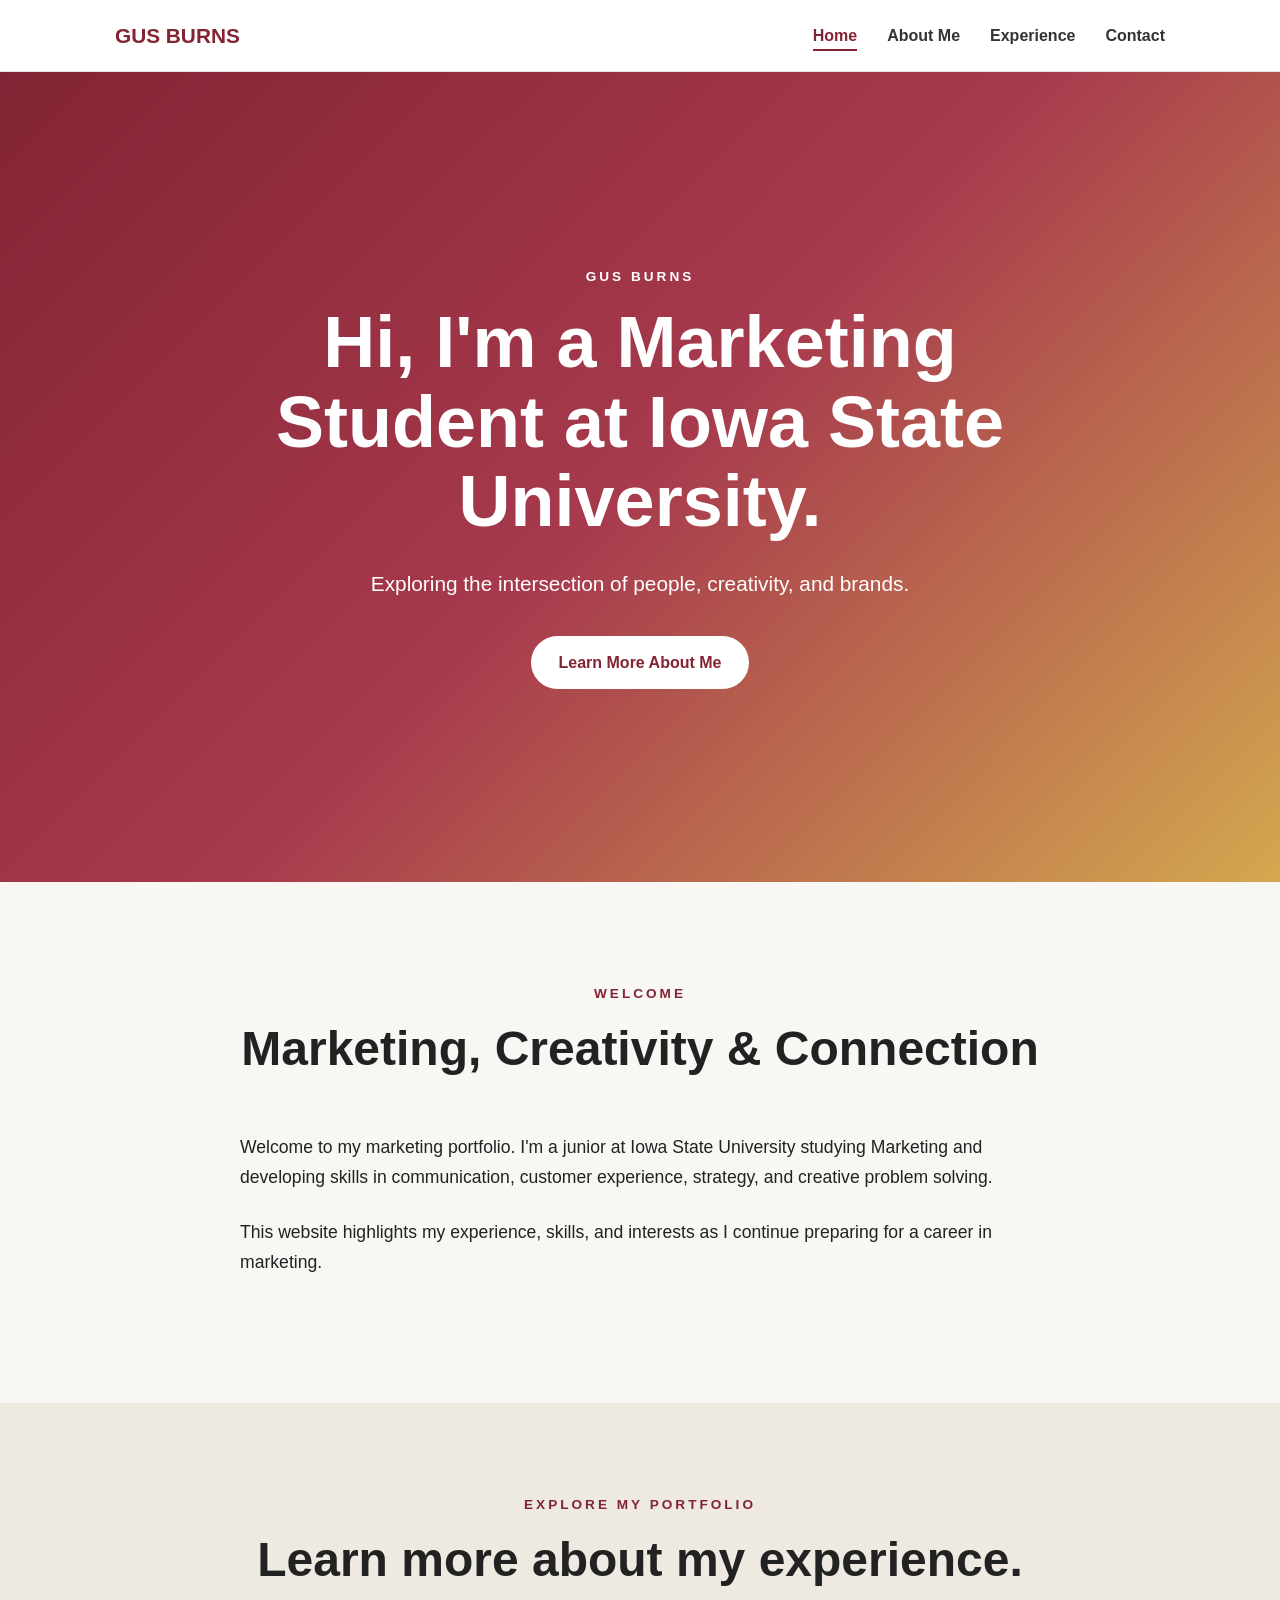
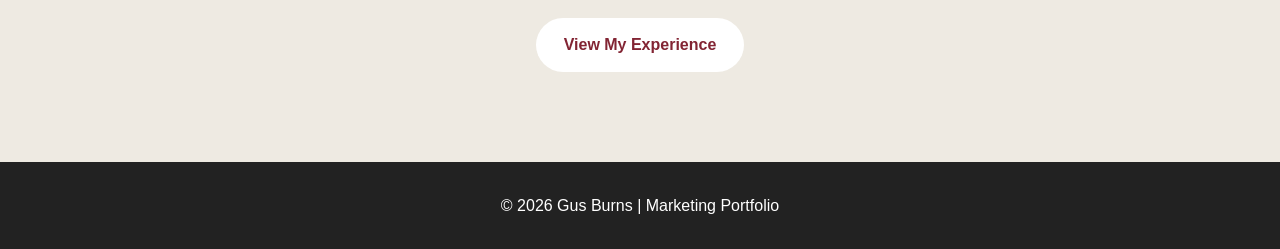
<file: index.html>
<!DOCTYPE html>
<html lang="en">

<head>
    <meta charset="UTF-8">
    <meta name="viewport" content="width=device-width, initial-scale=1.0">

    <title>Gus Burns | Marketing Portfolio</title>

    <link rel="stylesheet" href="style.css">
</head>

<body>

    <!-- Navigation is loaded by nav.js -->
    <div id="site-nav"></div>

    <main>

        <!-- Hero -->
        <section class="hero">
            <div class="hero-content">

                <p class="intro">GUS BURNS</p>

                <h1>
                    Hi, I'm a Marketing Student at Iowa State University.
                </h1>

                <p class="hero-text">
                    Exploring the intersection of people, creativity, and brands.
                </p>

                <a href="about.html" class="button">
                    Learn More About Me
                </a>

            </div>
        </section>

        <!-- Introduction -->
        <section class="section">
            <div class="section-heading">

                <p class="eyebrow">WELCOME</p>

                <h2>
                    Marketing, Creativity & Connection
                </h2>

            </div>

            <div class="home-content">

                <p>
                    Welcome to my marketing portfolio. I'm a junior at Iowa
                    State University studying Marketing and developing skills
                    in communication, customer experience, strategy, and
                    creative problem solving.
                </p>

                <p>
                    This website highlights my experience, skills, and interests
                    as I continue preparing for a career in marketing.
                </p>

            </div>
        </section>

        <!-- Call to action -->
        <section class="cta-section">

            <p class="eyebrow">EXPLORE MY PORTFOLIO</p>

            <h2>
                Learn more about my experience.
            </h2>

            <a href="experience.html" class="button">
                View My Experience
            </a>

        </section>

    </main>

    <footer>
        <p>© 2026 Gus Burns | Marketing Portfolio</p>
    </footer>

    <script src="nav.js"></script>

</body>

</html>
</file>
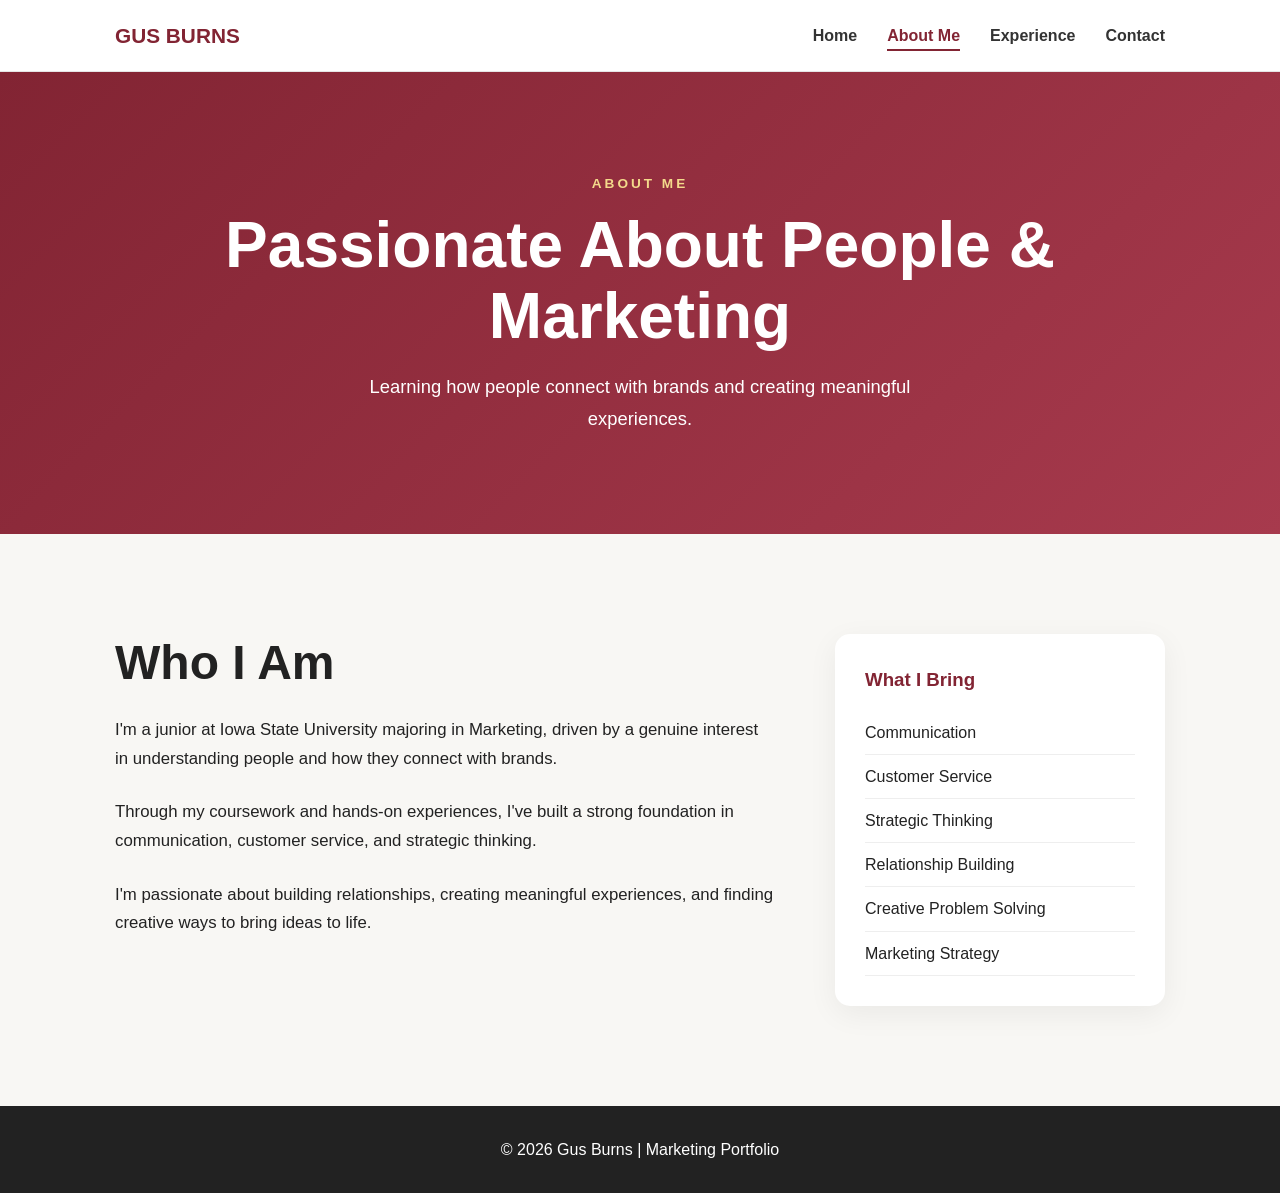
<file: about.html>
<!DOCTYPE html>
<html lang="en">

<head>
    <meta charset="UTF-8">
    <meta name="viewport" content="width=device-width, initial-scale=1.0">

    <title>About Me | Gus Burns</title>

    <link rel="stylesheet" href="style.css">
</head>

<body>

    <div id="site-nav"></div>

    <main>

        <section class="page-hero">

            <p class="eyebrow">ABOUT ME</p>

            <h1>Passionate About People & Marketing</h1>

            <p>
                Learning how people connect with brands and creating
                meaningful experiences.
            </p>

        </section>

        <section class="section">

            <div class="about-content">

                <div class="about-text">

                    <h2>Who I Am</h2>

                    <p>
                        I'm a junior at Iowa State University majoring in
                        Marketing, driven by a genuine interest in understanding
                        people and how they connect with brands.
                    </p>

                    <p>
                        Through my coursework and hands-on experiences, I've
                        built a strong foundation in communication, customer
                        service, and strategic thinking.
                    </p>

                    <p>
                        I'm passionate about building relationships, creating
                        meaningful experiences, and finding creative ways to
                        bring ideas to life.
                    </p>

                </div>

                <div class="skills">

                    <h3>What I Bring</h3>

                    <ul>
                        <li>Communication</li>
                        <li>Customer Service</li>
                        <li>Strategic Thinking</li>
                        <li>Relationship Building</li>
                        <li>Creative Problem Solving</li>
                        <li>Marketing Strategy</li>
                    </ul>

                </div>

            </div>

        </section>

    </main>

    <footer>
        <p>© 2026 Gus Burns | Marketing Portfolio</p>
    </footer>

    <script src="nav.js"></script>

</body>

</html>
</file>
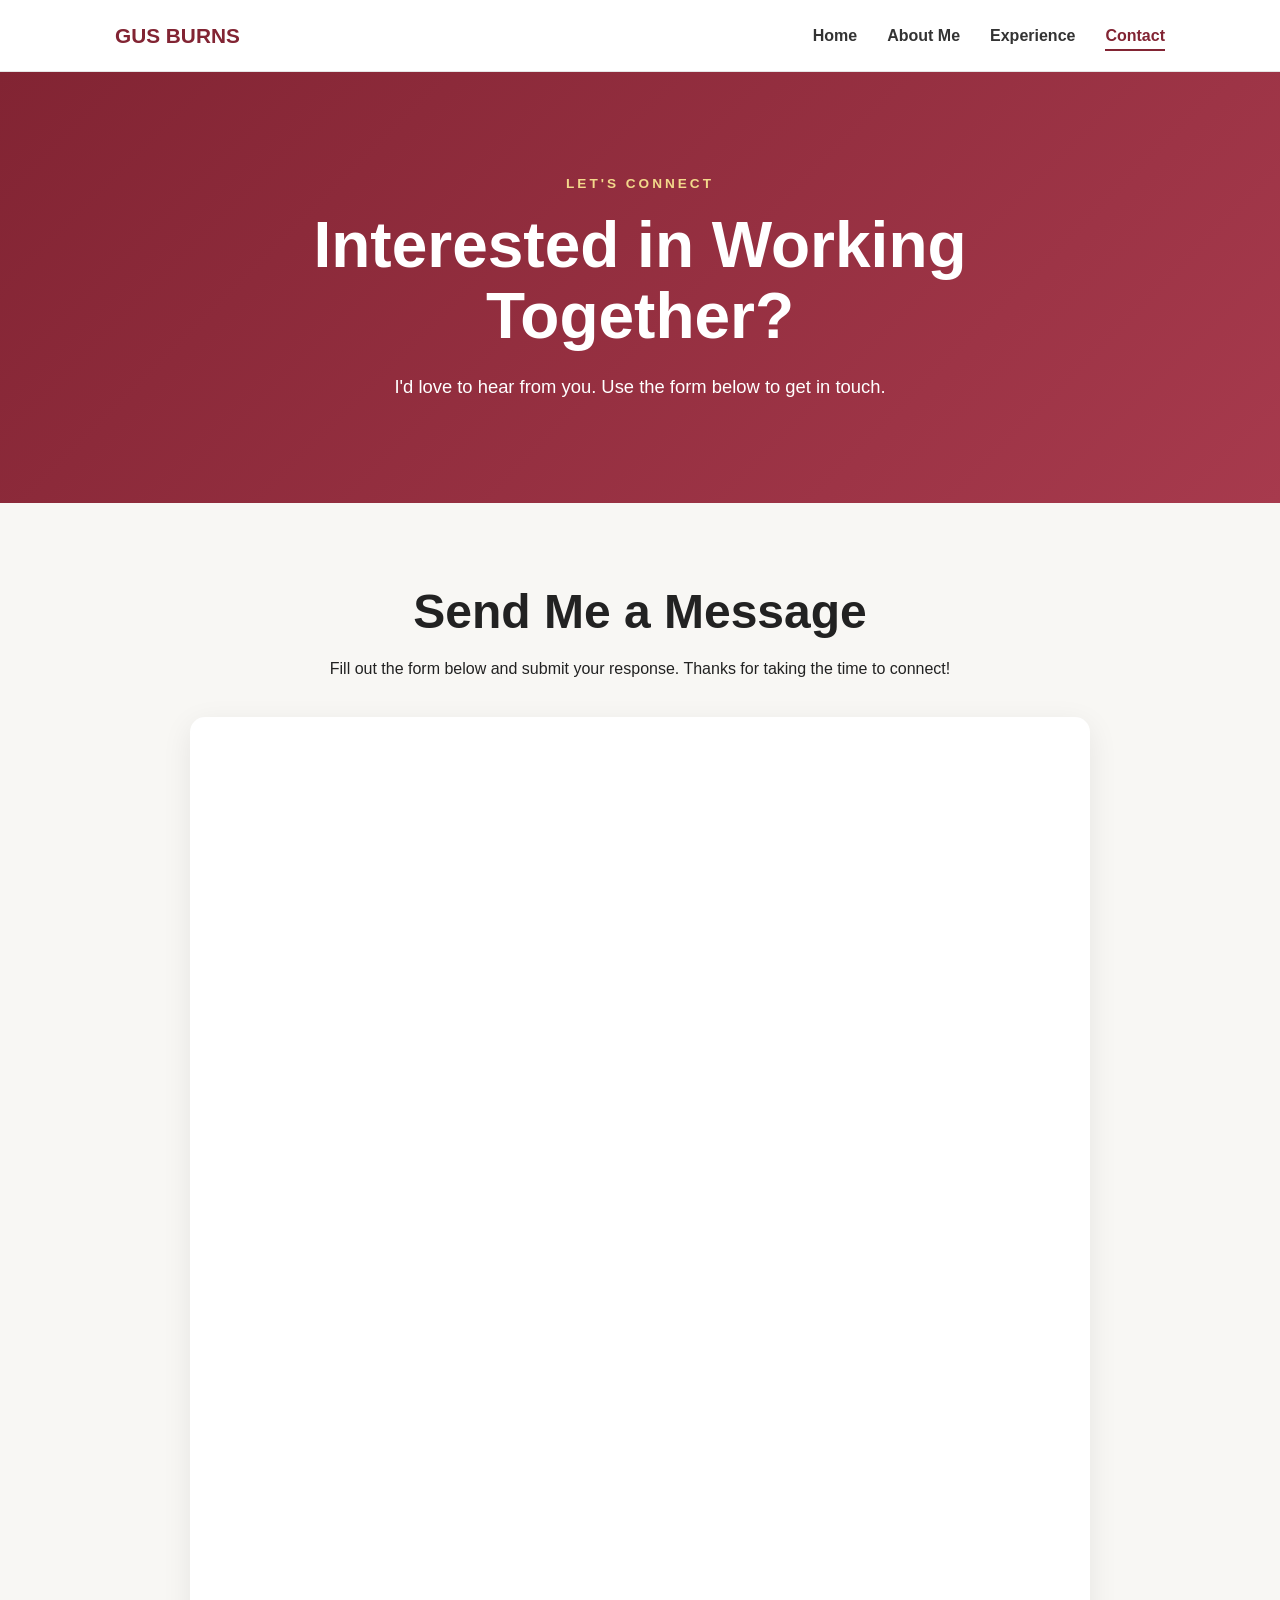
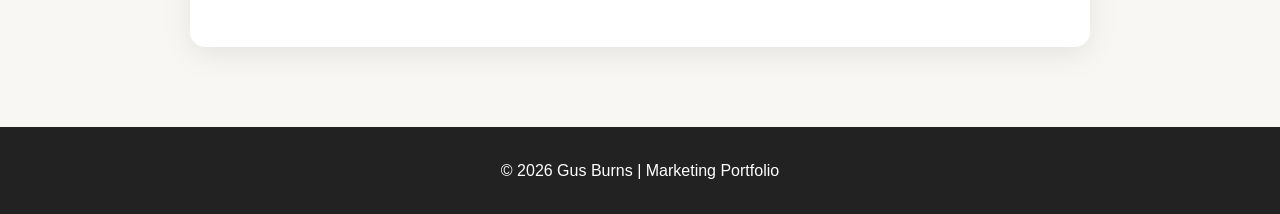
<file: contact.html>
<!DOCTYPE html>
<html lang="en">

<head>
    <meta charset="UTF-8">
    <meta name="viewport" content="width=device-width, initial-scale=1.0">

    <title>Contact | Gus Burns</title>

    <link rel="stylesheet" href="style.css">
</head>

<body>

    <div id="site-nav"></div>

    <main>

        <section class="page-hero">

            <p class="eyebrow">LET'S CONNECT</p>

            <h1>Interested in Working Together?</h1>

            <p>
                I'd love to hear from you. Use the form below to
                get in touch.
            </p>

        </section>

        <section class="contact-form-section">

            <div class="form-intro">

                <h2>Send Me a Message</h2>

                <p>
                    Fill out the form below and submit your response.
                    Thanks for taking the time to connect!
                </p>

            </div>

            <div class="form-container">

                <iframe
                    src="https://docs.google.com/forms/d/e/1FAIpQLSfaJ7Haur2BMTRNP3qX95hRLuqfmT3e--ePCWZCzBhrrwA8fA/viewform?embedded=true"
                    width="100%"
                    height="900"
                    frameborder="0"
                    marginheight="0"
                    marginwidth="0"
                    title="Contact form">
                    Loading…
                </iframe>

            </div>

        </section>

    </main>

    <footer>
        <p>© 2026 Gus Burns | Marketing Portfolio</p>
    </footer>

    <script src="nav.js"></script>

</body>

</html>
</file>
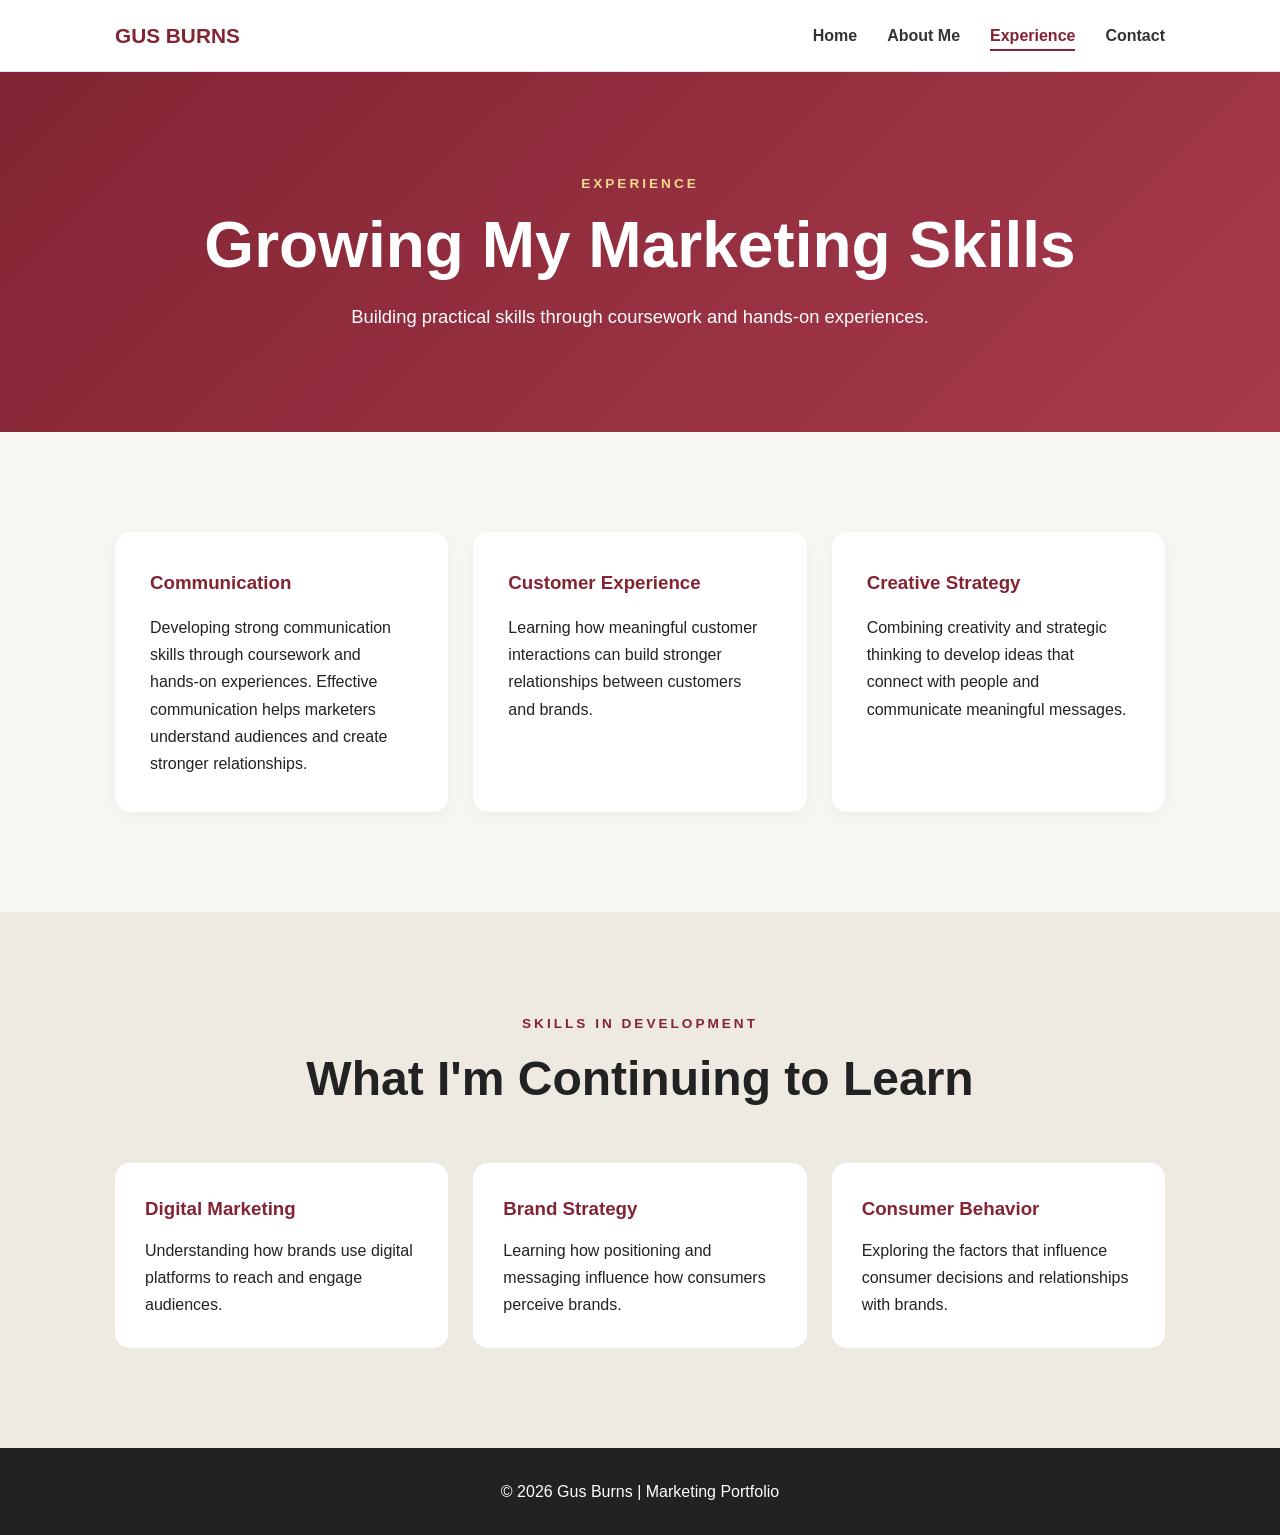
<file: experience.html>
<!DOCTYPE html>
<html lang="en">

<head>
    <meta charset="UTF-8">
    <meta name="viewport" content="width=device-width, initial-scale=1.0">

    <title>Experience | Gus Burns</title>

    <link rel="stylesheet" href="style.css">
</head>

<body>

    <div id="site-nav"></div>

    <main>

        <section class="page-hero">

            <p class="eyebrow">EXPERIENCE</p>

            <h1>Growing My Marketing Skills</h1>

            <p>
                Building practical skills through coursework and hands-on
                experiences.
            </p>

        </section>

        <section class="section">

            <div class="cards">

                <div class="card">

                    <h3>Communication</h3>

                    <p>
                        Developing strong communication skills through
                        coursework and hands-on experiences. Effective
                        communication helps marketers understand audiences
                        and create stronger relationships.
                    </p>

                </div>

                <div class="card">

                    <h3>Customer Experience</h3>

                    <p>
                        Learning how meaningful customer interactions can
                        build stronger relationships between customers
                        and brands.
                    </p>

                </div>

                <div class="card">

                    <h3>Creative Strategy</h3>

                    <p>
                        Combining creativity and strategic thinking to
                        develop ideas that connect with people and
                        communicate meaningful messages.
                    </p>

                </div>

            </div>

        </section>

        <section class="section experience-extra">

            <div class="section-heading">

                <p class="eyebrow">SKILLS IN DEVELOPMENT</p>

                <h2>What I'm Continuing to Learn</h2>

            </div>

            <div class="skill-grid">

                <div class="skill-item">
                    <h3>Digital Marketing</h3>
                    <p>
                        Understanding how brands use digital platforms
                        to reach and engage audiences.
                    </p>
                </div>

                <div class="skill-item">
                    <h3>Brand Strategy</h3>
                    <p>
                        Learning how positioning and messaging influence
                        how consumers perceive brands.
                    </p>
                </div>

                <div class="skill-item">
                    <h3>Consumer Behavior</h3>
                    <p>
                        Exploring the factors that influence consumer
                        decisions and relationships with brands.
                    </p>
                </div>

            </div>

        </section>

    </main>

    <footer>
        <p>© 2026 Gus Burns | Marketing Portfolio</p>
    </footer>

    <script src="nav.js"></script>

</body>

</html>
</file>
<file: style.css>
/* ================================
   GENERAL STYLES
================================ */

* {
    margin: 0;
    padding: 0;
    box-sizing: border-box;
}

html {
    scroll-behavior: smooth;
}

body {
    font-family: Arial, Helvetica, sans-serif;
    color: #222;
    background-color: #f8f7f4;
    line-height: 1.7;
}

a {
    color: inherit;
}

main {
    min-height: 70vh;
}


/* ================================
   NAVIGATION
================================ */

header {
    position: sticky;
    top: 0;
    z-index: 1000;
    background-color: #ffffff;
    border-bottom: 1px solid #e5e5e5;
}

.navbar {
    max-width: 1100px;
    margin: auto;
    padding: 18px 25px;
    display: flex;
    align-items: center;
    justify-content: space-between;
}

.logo {
    font-size: 1.3rem;
    font-weight: bold;
    color: #822433;
    text-decoration: none;
}

.nav-links {
    display: flex;
    list-style: none;
    gap: 30px;
}

.nav-links a {
    position: relative;
    text-decoration: none;
    color: #333;
    font-weight: 600;
    transition: color 0.3s ease;
}

.nav-links a:hover,
.nav-links a.active {
    color: #822433;
}

.nav-links a.active::after {
    content: "";
    position: absolute;
    left: 0;
    right: 0;
    bottom: -7px;
    height: 2px;
    background-color: #822433;
}

.menu-toggle {
    display: none;
    border: none;
    background: none;
    color: #822433;
    font-size: 1.8rem;
    cursor: pointer;
}


/* ================================
   HERO
================================ */

.hero {
    min-height: 90vh;
    display: flex;
    align-items: center;
    justify-content: center;
    text-align: center;
    padding: 80px 25px;

    background: linear-gradient(
        135deg,
        #822433 0%,
        #a73a4d 50%,
        #d4a84f 100%
    );

    color: white;
}

.hero-content {
    max-width: 800px;
}

.intro,
.eyebrow {
    font-size: 0.85rem;
    letter-spacing: 3px;
    font-weight: bold;
    margin-bottom: 15px;
}

.hero h1 {
    font-size: clamp(2.5rem, 6vw, 4.5rem);
    line-height: 1.1;
    margin-bottom: 25px;
}

.hero-text {
    font-size: 1.3rem;
    margin-bottom: 35px;
}


/* ================================
   PAGE HERO
================================ */

.page-hero {
    text-align: center;
    padding: 100px 25px;
    background: linear-gradient(
        135deg,
        #822433,
        #a73a4d
    );
    color: white;
}

.page-hero .eyebrow {
    color: #f3d98b;
}

.page-hero h1 {
    max-width: 900px;
    margin: 0 auto 20px;
    font-size: clamp(2.3rem, 5vw, 4rem);
    line-height: 1.1;
}

.page-hero p:last-child {
    max-width: 650px;
    margin: auto;
    font-size: 1.15rem;
}


/* ================================
   BUTTONS
================================ */

.button {
    display: inline-block;
    padding: 13px 28px;
    background-color: white;
    color: #822433;
    text-decoration: none;
    border-radius: 30px;
    font-weight: bold;
    transition: all 0.3s ease;
}

.button:hover {
    transform: translateY(-3px);
    box-shadow: 0 8px 20px rgba(0, 0, 0, 0.2);
}


/* ================================
   SECTIONS
================================ */

.section {
    max-width: 1100px;
    margin: auto;
    padding: 100px 25px;
}

.section-heading {
    text-align: center;
    margin-bottom: 55px;
}

.eyebrow {
    color: #822433;
}

h2 {
    font-size: clamp(2rem, 4vw, 3rem);
    line-height: 1.2;
}


/* ================================
   HOME
================================ */

.home-content {
    max-width: 800px;
    margin: auto;
}

.home-content p {
    margin-bottom: 25px;
    font-size: 1.1rem;
}

.cta-section {
    padding: 90px 25px;
    text-align: center;
    background-color: #eeeae2;
}

.cta-section h2 {
    margin-bottom: 30px;
}


/* ================================
   ABOUT
================================ */

.about-content {
    display: grid;
    grid-template-columns: 2fr 1fr;
    gap: 60px;
    align-items: start;
}

.about-text h2 {
    margin-bottom: 25px;
}

.about-text p {
    margin-bottom: 25px;
    font-size: 1.05rem;
}

.skills {
    background-color: white;
    padding: 30px;
    border-radius: 15px;
    box-shadow: 0 8px 30px rgba(0, 0, 0, 0.06);
}

.skills h3 {
    color: #822433;
    margin-bottom: 15px;
}

.skills ul {
    list-style: none;
}

.skills li {
    padding: 8px 0;
    border-bottom: 1px solid #eee;
}


/* ================================
   EXPERIENCE
================================ */

.cards {
    display: grid;
    grid-template-columns: repeat(3, 1fr);
    gap: 25px;
}

.card {
    background-color: white;
    padding: 35px;
    border-radius: 15px;
    transition: transform 0.3s ease, box-shadow 0.3s ease;
    box-shadow: 0 5px 20px rgba(0, 0, 0, 0.05);
}

.card:hover {
    transform: translateY(-7px);
    box-shadow: 0 12px 30px rgba(0, 0, 0, 0.1);
}

.card h3 {
    color: #822433;
    margin-bottom: 15px;
}

.experience-extra {
    background-color: #eeeae2;
    max-width: none;
}

.skill-grid {
    max-width: 1050px;
    margin: auto;
    display: grid;
    grid-template-columns: repeat(3, 1fr);
    gap: 25px;
}

.skill-item {
    background-color: white;
    padding: 30px;
    border-radius: 15px;
}

.skill-item h3 {
    color: #822433;
    margin-bottom: 12px;
}


/* ================================
   CONTACT / GOOGLE FORM
================================ */

.contact-form-section {
    max-width: 950px;
    margin: auto;
    padding: 80px 25px;
}

.form-intro {
    text-align: center;
    margin-bottom: 35px;
}

.form-intro h2 {
    margin-bottom: 15px;
}

.form-container {
    background-color: white;
    border-radius: 15px;
    padding: 15px;
    box-shadow: 0 8px 30px rgba(0, 0, 0, 0.08);
    overflow: hidden;
}

.form-container iframe {
    display: block;
    width: 100%;
    min-height: 900px;
    border: none;
}


/* ================================
   FOOTER
================================ */

footer {
    text-align: center;
    padding: 30px;
    background-color: #222;
    color: white;
}


/* ================================
   MOBILE RESPONSIVENESS
================================ */

@media (max-width: 768px) {

    .navbar {
        padding: 16px 20px;
    }

    .menu-toggle {
        display: block;
    }

    .nav-links {
        display: none;
        position: absolute;
        top: 65px;
        left: 0;
        width: 100%;
        background-color: white;
        flex-direction: column;
        gap: 0;
        text-align: center;
        box-shadow: 0 5px 10px rgba(0, 0, 0, 0.1);
    }

    .nav-links.active {
        display: flex;
    }

    .nav-links li {
        border-bottom: 1px solid #eee;
    }

    .nav-links a {
        display: block;
        padding: 15px;
    }

    .nav-links a.active::after {
        display: none;
    }

    .hero {
        min-height: 80vh;
        padding: 70px 20px;
    }

    .page-hero {
        padding: 75px 20px;
    }

    .section {
        padding: 70px 20px;
    }

    .about-content {
        grid-template-columns: 1fr;
        gap: 35px;
    }

    .cards {
        grid-template-columns: 1fr;
    }

    .skill-grid {
        grid-template-columns: 1fr;
    }

    .contact-form-section {
        padding: 60px 15px;
    }

    .form-container {
        padding: 5px;
    }

    .form-container iframe {
        min-height: 950px;
    }
}
</file>
